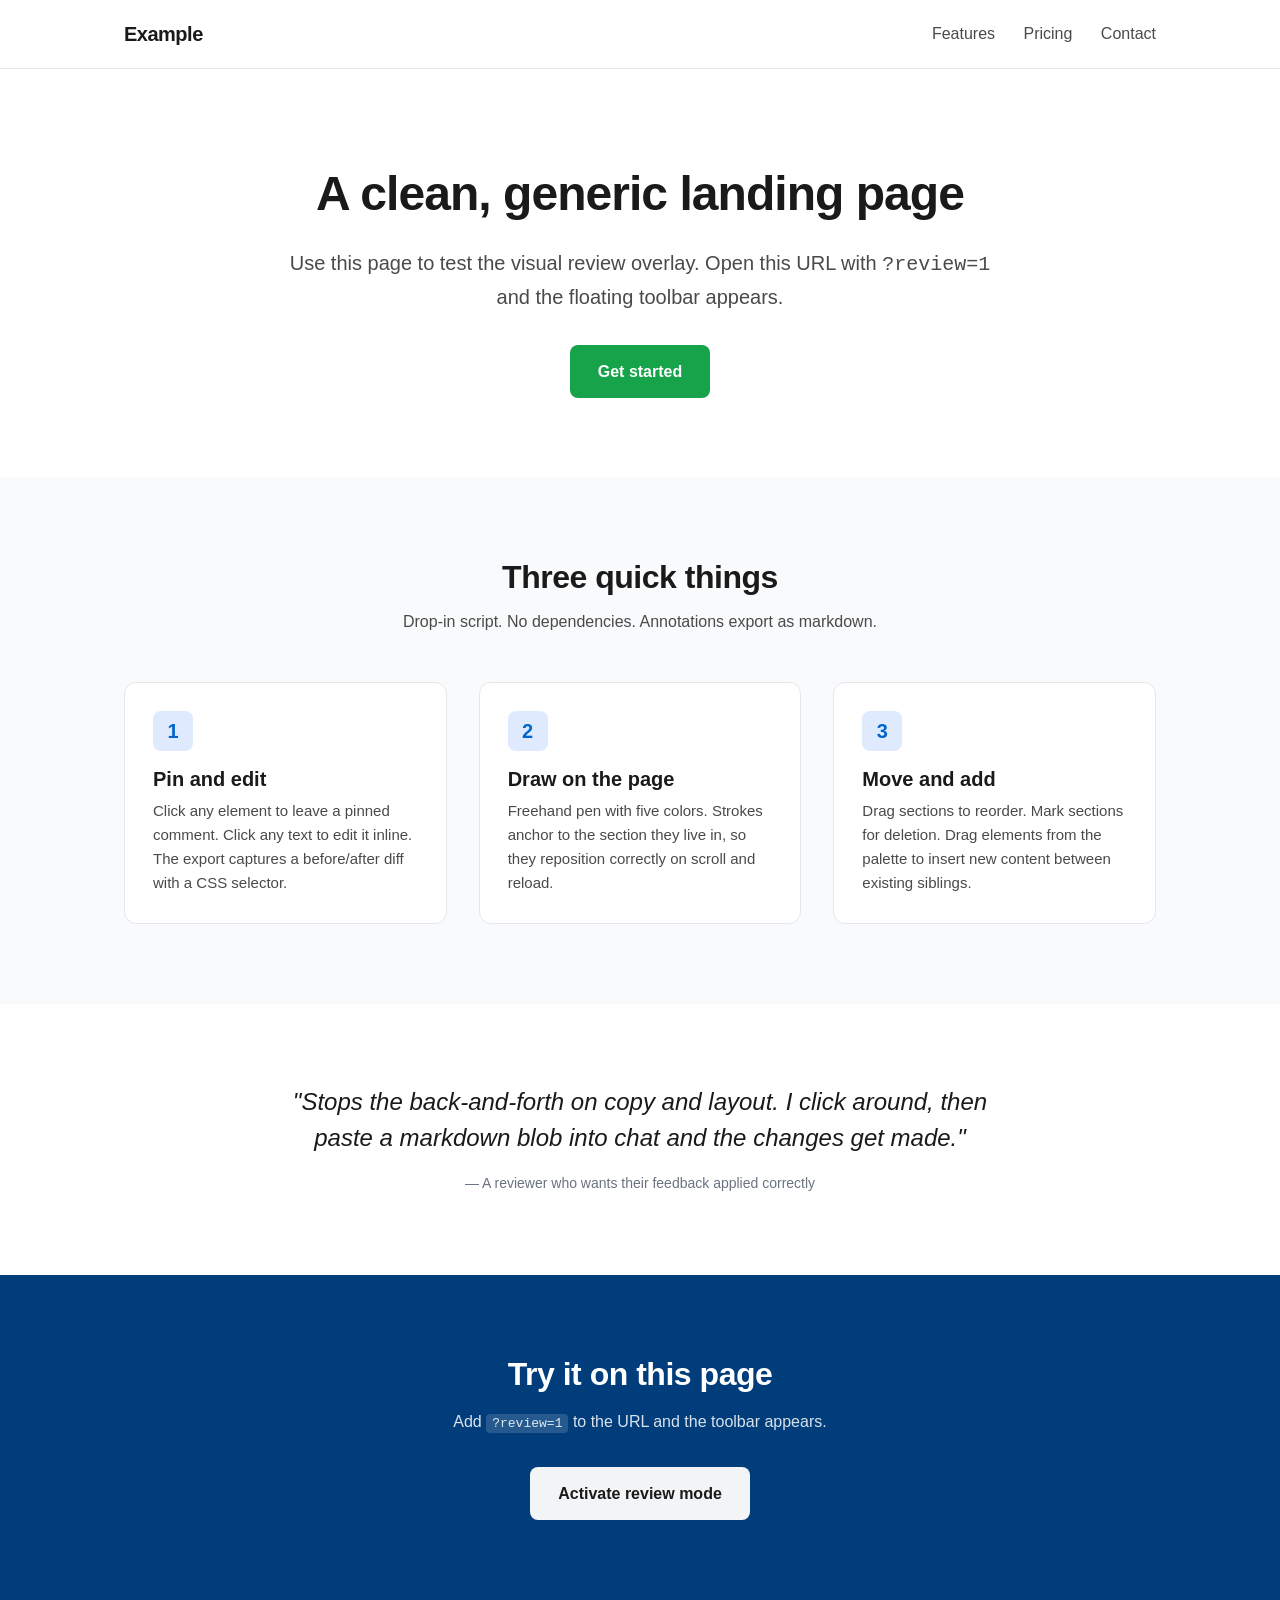
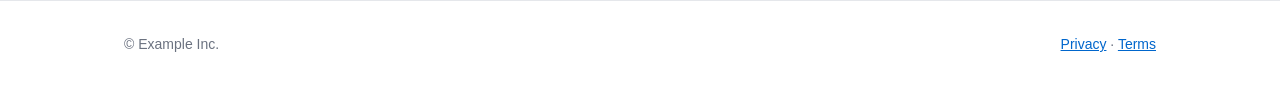
<file: example/index.html>
<!DOCTYPE html>
<html lang="en">
<head>
<meta charset="UTF-8">
<meta name="viewport" content="width=device-width, initial-scale=1.0">
<title>Visual Review — Demo Page</title>
<style>
  :root {
    --fg: #1a1a1a;
    --fg-2: #4a4a4a;
    --fg-3: #6b7280;
    --bg: #ffffff;
    --bg-2: #f9fafb;
    --bg-3: #f3f4f6;
    --border: #e5e7eb;
    --accent: #0066cc;
    --accent-2: #003d7a;
    --cta: #16a34a;
  }
  * { box-sizing: border-box; }
  body {
    font-family: -apple-system, BlinkMacSystemFont, "Segoe UI", Roboto, sans-serif;
    margin: 0;
    color: var(--fg);
    line-height: 1.6;
    background: var(--bg);
  }
  h1, h2, h3 { line-height: 1.2; margin: 0; color: var(--fg); }
  h1 { font-size: 48px; font-weight: 800; letter-spacing: -0.02em; }
  h2 { font-size: 32px; font-weight: 700; letter-spacing: -0.015em; }
  h3 { font-size: 20px; font-weight: 600; }
  p { margin: 0; max-width: 65ch; }
  a { color: var(--accent); }
  .container { max-width: 1080px; margin: 0 auto; padding: 0 24px; }
  header.site {
    border-bottom: 1px solid var(--border);
    padding: 18px 0;
  }
  header.site .container { display: flex; align-items: center; justify-content: space-between; }
  .logo { font-weight: 800; font-size: 20px; letter-spacing: -0.5px; }
  nav a { margin-left: 24px; text-decoration: none; color: var(--fg-2); font-weight: 500; }
  nav a:hover { color: var(--accent); }
  .btn {
    display: inline-block;
    padding: 14px 28px;
    background: var(--cta);
    color: #fff;
    border-radius: 8px;
    font-weight: 700;
    text-decoration: none;
  }
  .btn.secondary { background: var(--bg-3); color: var(--fg); }
  section { padding: 80px 0; }
  .hero { padding: 96px 0 80px; text-align: center; }
  .hero .inner { max-width: 760px; margin: 0 auto; }
  .hero p { margin: 24px auto 32px; font-size: 20px; color: var(--fg-2); }
  .features { background: var(--bg-2); }
  .features .grid { display: grid; grid-template-columns: repeat(3, 1fr); gap: 32px; margin-top: 48px; }
  .feature { background: #fff; padding: 28px; border-radius: 12px; border: 1px solid var(--border); }
  .feature .icon {
    width: 40px; height: 40px; border-radius: 8px; background: #e0eaff; color: var(--accent);
    display: flex; align-items: center; justify-content: center; font-size: 20px; font-weight: 700;
    margin-bottom: 16px;
  }
  .feature h3 { margin-bottom: 8px; }
  .feature p { color: var(--fg-2); font-size: 15px; }
  .testimonial { text-align: center; }
  .testimonial blockquote {
    font-size: 24px;
    font-weight: 500;
    color: var(--fg);
    max-width: 720px;
    margin: 0 auto;
    font-style: italic;
    line-height: 1.5;
  }
  .testimonial footer { margin-top: 16px; color: var(--fg-3); font-size: 14px; font-style: normal; }
  .cta-band { background: var(--accent-2); color: #fff; text-align: center; }
  .cta-band h2 { color: #fff; }
  .cta-band p { color: rgba(255,255,255,0.85); margin: 16px auto 32px; }
  footer.site {
    border-top: 1px solid var(--border);
    padding: 32px 0;
    color: var(--fg-3);
    font-size: 14px;
  }
  footer.site .container { display: flex; justify-content: space-between; align-items: center; }
  @media (max-width: 720px) {
    h1 { font-size: 36px; }
    h2 { font-size: 26px; }
    section { padding: 56px 0; }
    .features .grid { grid-template-columns: 1fr; }
  }
</style>
</head>
<body>

<header class="site">
  <div class="container">
    <div class="logo">Example</div>
    <nav>
      <a href="#features">Features</a>
      <a href="#pricing">Pricing</a>
      <a href="#contact">Contact</a>
    </nav>
  </div>
</header>

<main>
  <section class="hero">
    <div class="container">
      <div class="inner">
        <h1>A clean, generic landing page</h1>
        <p>Use this page to test the visual review overlay. Open this URL with <code>?review=1</code> and the floating toolbar appears.</p>
        <a class="btn" href="#">Get started</a>
      </div>
    </div>
  </section>

  <section class="features" id="features">
    <div class="container">
      <div style="text-align:center;">
        <h2>Three quick things</h2>
        <p style="margin: 12px auto 0; color: var(--fg-2);">Drop-in script. No dependencies. Annotations export as markdown.</p>
      </div>
      <div class="grid">
        <div class="feature">
          <div class="icon">1</div>
          <h3>Pin and edit</h3>
          <p>Click any element to leave a pinned comment. Click any text to edit it inline. The export captures a before/after diff with a CSS selector.</p>
        </div>
        <div class="feature">
          <div class="icon">2</div>
          <h3>Draw on the page</h3>
          <p>Freehand pen with five colors. Strokes anchor to the section they live in, so they reposition correctly on scroll and reload.</p>
        </div>
        <div class="feature">
          <div class="icon">3</div>
          <h3>Move and add</h3>
          <p>Drag sections to reorder. Mark sections for deletion. Drag elements from the palette to insert new content between existing siblings.</p>
        </div>
      </div>
    </div>
  </section>

  <section class="testimonial">
    <div class="container">
      <blockquote>
        "Stops the back-and-forth on copy and layout. I click around, then paste a markdown blob into chat and the changes get made."
      </blockquote>
      <footer>— A reviewer who wants their feedback applied correctly</footer>
    </div>
  </section>

  <section class="cta-band" id="pricing">
    <div class="container">
      <h2>Try it on this page</h2>
      <p>Add <code style="background:rgba(255,255,255,0.15);padding:2px 6px;border-radius:4px;">?review=1</code> to the URL and the toolbar appears.</p>
      <a class="btn secondary" href="?review=1">Activate review mode</a>
    </div>
  </section>
</main>

<footer class="site" id="contact">
  <div class="container">
    <div>© Example Inc.</div>
    <div><a href="#">Privacy</a> · <a href="#">Terms</a></div>
  </div>
</footer>

<!-- Visual Review loader — activates only when ?review=1 is in the URL -->
<script>
  if (new URLSearchParams(location.search).get('review') === '1') {
    var v = '?v=' + Date.now();
    var rmCss = document.createElement('link');
    rmCss.rel = 'stylesheet';
    rmCss.href = '../review.css' + v;
    document.head.appendChild(rmCss);
    var rmJs = document.createElement('script');
    rmJs.src = '../review.js' + v;
    rmJs.defer = true;
    document.body.appendChild(rmJs);
  }
</script>

</body>
</html>
</file>
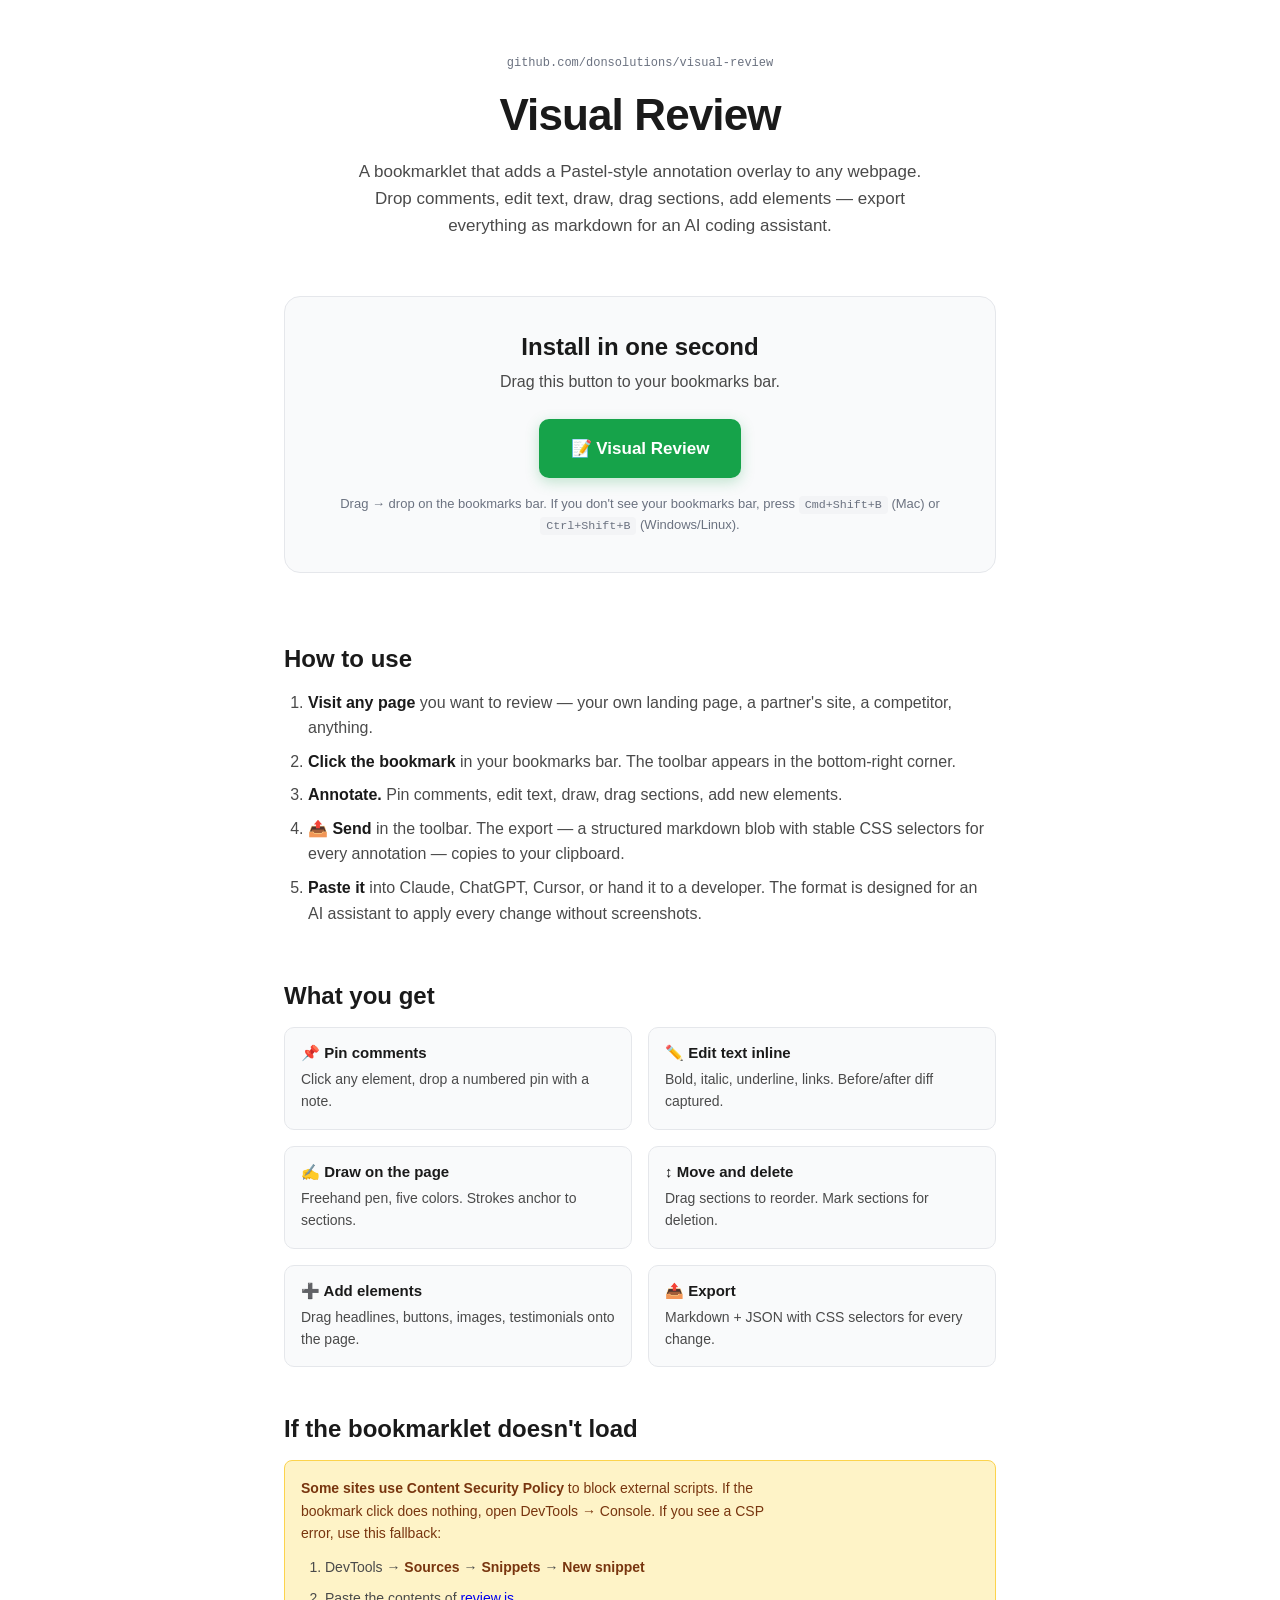
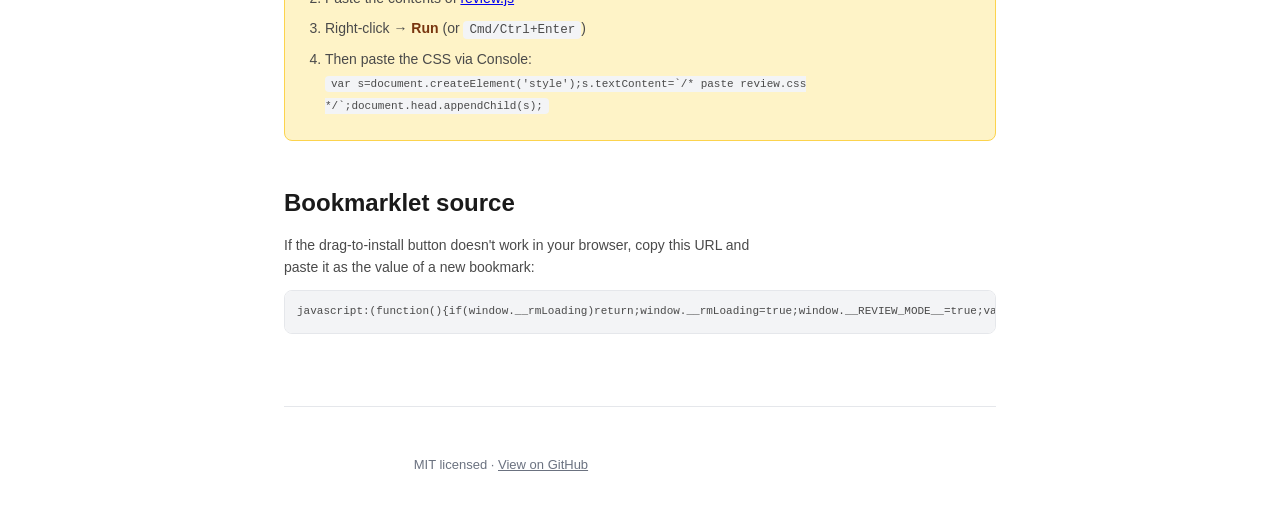
<file: install.html>
<!DOCTYPE html>
<html lang="en">
<head>
<meta charset="UTF-8">
<meta name="viewport" content="width=device-width, initial-scale=1.0">
<title>Visual Review — Install</title>
<style>
  :root {
    --fg: #1a1a1a;
    --fg-2: #4a4a4a;
    --fg-3: #6b7280;
    --bg: #ffffff;
    --bg-2: #f9fafb;
    --bg-3: #f3f4f6;
    --border: #e5e7eb;
    --accent: #0066cc;
    --accent-2: #003d7a;
    --cta: #16a34a;
    --cta-hover: #128a3a;
  }
  * { box-sizing: border-box; }
  body {
    font-family: -apple-system, BlinkMacSystemFont, "Segoe UI", Roboto, sans-serif;
    margin: 0;
    color: var(--fg);
    line-height: 1.6;
    background: var(--bg);
  }
  h1, h2, h3 { line-height: 1.2; margin: 0; color: var(--fg); }
  h1 { font-size: 44px; font-weight: 800; letter-spacing: -0.02em; }
  h2 { font-size: 24px; font-weight: 700; }
  h3 { font-size: 17px; font-weight: 600; }
  p { margin: 0; max-width: 60ch; }
  code {
    background: var(--bg-3);
    padding: 2px 6px;
    border-radius: 4px;
    font-size: 0.9em;
    font-family: ui-monospace, SFMono-Regular, Menlo, monospace;
  }
  .container { max-width: 760px; margin: 0 auto; padding: 0 24px; }
  header { padding: 48px 0 24px; text-align: center; }
  header .repo {
    display: inline-block;
    font-family: ui-monospace, SFMono-Regular, Menlo, monospace;
    font-size: 12px;
    color: var(--fg-3);
    margin-bottom: 16px;
    text-decoration: none;
  }
  header .repo:hover { color: var(--accent); }
  header p {
    margin: 16px auto 0;
    color: var(--fg-2);
    font-size: 17px;
  }
  .hero-card {
    background: var(--bg-2);
    border: 1px solid var(--border);
    border-radius: 16px;
    padding: 36px 32px;
    text-align: center;
    margin: 32px 0 48px;
  }
  .hero-card h2 { margin-bottom: 8px; }
  .hero-card p { margin: 0 auto 24px; color: var(--fg-2); }
  .drag-btn {
    display: inline-block;
    padding: 16px 32px;
    background: var(--cta);
    color: #fff;
    border-radius: 10px;
    font-weight: 700;
    font-size: 17px;
    text-decoration: none;
    box-shadow: 0 4px 14px rgba(22, 163, 74, 0.25);
    cursor: grab;
    user-select: none;
    transition: transform 0.1s, box-shadow 0.15s;
  }
  .drag-btn:hover {
    background: var(--cta-hover);
    transform: translateY(-1px);
    box-shadow: 0 6px 18px rgba(22, 163, 74, 0.35);
  }
  .drag-btn:active { cursor: grabbing; transform: translateY(0); }
  .drag-hint {
    margin-top: 16px;
    font-size: 13px;
    color: var(--fg-3);
  }
  section { padding: 24px 0; }
  section h2 { margin-bottom: 16px; }
  ol, ul { padding-left: 24px; margin: 0; }
  ol li, ul li { margin-bottom: 8px; color: var(--fg-2); }
  ol li strong, ul li strong { color: var(--fg); }
  .grid {
    display: grid;
    grid-template-columns: repeat(2, 1fr);
    gap: 16px;
    margin-top: 16px;
  }
  .card {
    background: var(--bg-2);
    border: 1px solid var(--border);
    border-radius: 10px;
    padding: 16px;
  }
  .card h3 { margin-bottom: 6px; font-size: 15px; }
  .card p { font-size: 14px; color: var(--fg-2); margin: 0; }
  .fallback {
    background: #fef3c7;
    border: 1px solid #fcd34d;
    border-radius: 8px;
    padding: 16px;
    font-size: 14px;
    color: #78350f;
  }
  .fallback strong { color: #78350f; }
  .raw-code {
    background: var(--bg-3);
    border: 1px solid var(--border);
    border-radius: 8px;
    padding: 12px;
    font-family: ui-monospace, SFMono-Regular, Menlo, monospace;
    font-size: 11px;
    overflow-x: auto;
    white-space: nowrap;
    color: var(--fg-2);
  }
  footer {
    padding: 48px 0;
    text-align: center;
    color: var(--fg-3);
    font-size: 13px;
    border-top: 1px solid var(--border);
    margin-top: 48px;
  }
  footer a { color: var(--fg-3); }
  @media (max-width: 600px) {
    h1 { font-size: 32px; }
    .grid { grid-template-columns: 1fr; }
    .hero-card { padding: 24px 20px; }
  }
</style>
</head>
<body>

<div class="container">

<header>
  <a class="repo" href="https://github.com/donsolutions/visual-review">github.com/donsolutions/visual-review</a>
  <h1>Visual Review</h1>
  <p>A bookmarklet that adds a Pastel-style annotation overlay to any webpage. Drop comments, edit text, draw, drag sections, add elements — export everything as markdown for an AI coding assistant.</p>
</header>

<div class="hero-card">
  <h2>Install in one second</h2>
  <p>Drag this button to your bookmarks bar.</p>
  <a class="drag-btn" href="javascript:(function(){if(window.__rmLoading)return;window.__rmLoading=true;window.__REVIEW_MODE__=true;var v='?v='+Date.now();var l=document.createElement('link');l.rel='stylesheet';l.href='https://cdn.jsdelivr.net/gh/donsolutions/visual-review@main/review.css'+v;document.head.appendChild(l);var s=document.createElement('script');s.src='https://cdn.jsdelivr.net/gh/donsolutions/visual-review@main/review.js'+v;s.defer=true;document.body.appendChild(s);})();">📝 Visual Review</a>
  <div class="drag-hint">Drag → drop on the bookmarks bar. If you don't see your bookmarks bar, press <code>Cmd+Shift+B</code> (Mac) or <code>Ctrl+Shift+B</code> (Windows/Linux).</div>
</div>

<section>
  <h2>How to use</h2>
  <ol>
    <li><strong>Visit any page</strong> you want to review — your own landing page, a partner's site, a competitor, anything.</li>
    <li><strong>Click the bookmark</strong> in your bookmarks bar. The toolbar appears in the bottom-right corner.</li>
    <li><strong>Annotate.</strong> Pin comments, edit text, draw, drag sections, add new elements.</li>
    <li><strong>📤 Send</strong> in the toolbar. The export — a structured markdown blob with stable CSS selectors for every annotation — copies to your clipboard.</li>
    <li><strong>Paste it</strong> into Claude, ChatGPT, Cursor, or hand it to a developer. The format is designed for an AI assistant to apply every change without screenshots.</li>
  </ol>
</section>

<section>
  <h2>What you get</h2>
  <div class="grid">
    <div class="card">
      <h3>📌 Pin comments</h3>
      <p>Click any element, drop a numbered pin with a note.</p>
    </div>
    <div class="card">
      <h3>✏️ Edit text inline</h3>
      <p>Bold, italic, underline, links. Before/after diff captured.</p>
    </div>
    <div class="card">
      <h3>✍️ Draw on the page</h3>
      <p>Freehand pen, five colors. Strokes anchor to sections.</p>
    </div>
    <div class="card">
      <h3>↕ Move and delete</h3>
      <p>Drag sections to reorder. Mark sections for deletion.</p>
    </div>
    <div class="card">
      <h3>➕ Add elements</h3>
      <p>Drag headlines, buttons, images, testimonials onto the page.</p>
    </div>
    <div class="card">
      <h3>📤 Export</h3>
      <p>Markdown + JSON with CSS selectors for every change.</p>
    </div>
  </div>
</section>

<section>
  <h2>If the bookmarklet doesn't load</h2>
  <div class="fallback">
    <p><strong>Some sites use Content Security Policy</strong> to block external scripts. If the bookmark click does nothing, open DevTools → Console. If you see a CSP error, use this fallback:</p>
    <ol style="margin-top:12px;">
      <li>DevTools → <strong>Sources</strong> → <strong>Snippets</strong> → <strong>New snippet</strong></li>
      <li>Paste the contents of <a href="https://github.com/donsolutions/visual-review/blob/main/review.js">review.js</a></li>
      <li>Right-click → <strong>Run</strong> (or <code>Cmd/Ctrl+Enter</code>)</li>
      <li>Then paste the CSS via Console:<br>
        <code style="font-size:11px;">var s=document.createElement('style');s.textContent=`/* paste review.css */`;document.head.appendChild(s);</code>
      </li>
    </ol>
  </div>
</section>

<section>
  <h2>Bookmarklet source</h2>
  <p style="color: var(--fg-2); margin-bottom: 12px; font-size: 14px;">If the drag-to-install button doesn't work in your browser, copy this URL and paste it as the value of a new bookmark:</p>
  <div class="raw-code" id="raw-bookmarklet">javascript:(function(){if(window.__rmLoading)return;window.__rmLoading=true;window.__REVIEW_MODE__=true;var v='?v='+Date.now();var l=document.createElement('link');l.rel='stylesheet';l.href='https://cdn.jsdelivr.net/gh/donsolutions/visual-review@main/review.css'+v;document.head.appendChild(l);var s=document.createElement('script');s.src='https://cdn.jsdelivr.net/gh/donsolutions/visual-review@main/review.js'+v;s.defer=true;document.body.appendChild(s);})();</div>
</section>

<footer>
  <p>MIT licensed · <a href="https://github.com/donsolutions/visual-review">View on GitHub</a></p>
</footer>

</div>

</body>
</html>
</file>
